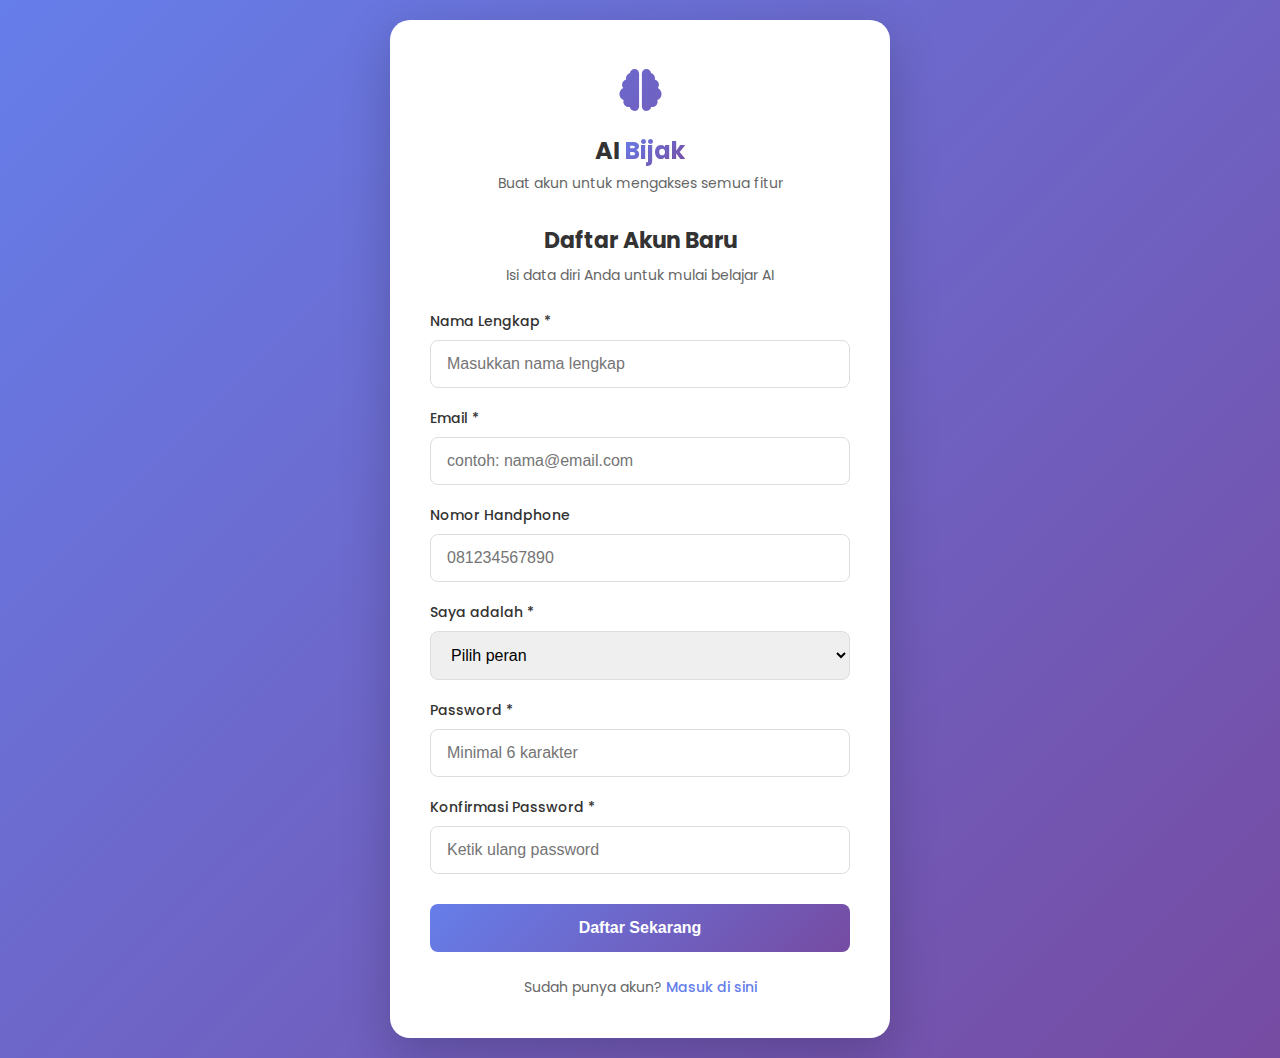
<file: register.html>
<!DOCTYPE html>
<html lang="id">
<head>
    <meta charset="UTF-8">
    <meta name="viewport" content="width=device-width, initial-scale=1.0">
    <title>AI Bijak - Daftar Akun</title>
    <link href="https://fonts.googleapis.com/css2?family=Poppins:wght@300;400;500;600;700&display=swap" rel="stylesheet">
    <link rel="stylesheet" href="https://cdnjs.cloudflare.com/ajax/libs/font-awesome/6.4.0/css/all.min.css">
    <style>
        * {
            margin: 0;
            padding: 0;
            box-sizing: border-box;
        }

        body {
            font-family: 'Poppins', sans-serif;
            background: linear-gradient(135deg, #667eea 0%, #764ba2 100%);
            min-height: 100vh;
            display: flex;
            justify-content: center;
            align-items: center;
            padding: 20px;
        }

        .register-container {
            max-width: 500px;
            width: 100%;
            background: white;
            border-radius: 20px;
            padding: 40px;
            box-shadow: 0 15px 50px rgba(0, 0, 0, 0.2);
        }

        .logo-area {
            text-align: center;
            margin-bottom: 30px;
        }

        .logo-icon {
            font-size: 42px;
            background: linear-gradient(135deg, #667eea 0%, #764ba2 100%);
            -webkit-background-clip: text;
            background-clip: text;
            color: transparent;
            margin-bottom: 10px;
        }

        .logo-area h1 {
            font-size: 24px;
            color: #333;
            margin-bottom: 5px;
        }

        .logo-area h1 span {
            background: linear-gradient(135deg, #667eea 0%, #764ba2 100%);
            -webkit-background-clip: text;
            background-clip: text;
            color: transparent;
        }

        .tagline {
            color: #666;
            font-size: 14px;
        }

        .form-title {
            font-size: 22px;
            color: #333;
            margin-bottom: 8px;
            text-align: center;
        }

        .form-subtitle {
            color: #666;
            text-align: center;
            margin-bottom: 25px;
            font-size: 14px;
        }

        .input-group {
            margin-bottom: 20px;
        }

        .input-group label {
            display: block;
            color: #333;
            margin-bottom: 8px;
            font-weight: 500;
            font-size: 14px;
        }

        .input-group input,
        .input-group select {
            width: 100%;
            padding: 14px 16px;
            border: 1px solid #ddd;
            border-radius: 8px;
            font-size: 16px;
            transition: all 0.3s;
        }

        .input-group input:focus,
        .input-group select:focus {
            outline: none;
            border-color: #667eea;
            box-shadow: 0 0 0 3px rgba(102, 126, 234, 0.1);
        }

        .btn-primary {
            width: 100%;
            padding: 15px;
            background: linear-gradient(135deg, #667eea 0%, #764ba2 100%);
            color: white;
            border: none;
            border-radius: 8px;
            font-size: 16px;
            font-weight: 600;
            cursor: pointer;
            transition: transform 0.3s, box-shadow 0.3s;
            margin-top: 10px;
        }

        .btn-primary:hover {
            transform: translateY(-2px);
            box-shadow: 0 5px 15px rgba(102, 126, 234, 0.3);
        }

        .login-link {
            text-align: center;
            margin-top: 25px;
            color: #666;
            font-size: 14px;
        }

        .login-link a {
            color: #667eea;
            text-decoration: none;
            font-weight: 500;
        }

        .login-link a:hover {
            text-decoration: underline;
        }

        .alert {
            padding: 12px;
            border-radius: 8px;
            margin-bottom: 20px;
            font-size: 14px;
            display: none;
        }

        .alert-success {
            background-color: #d4edda;
            color: #155724;
            border: 1px solid #c3e6cb;
        }

        .alert-error {
            background-color: #f8d7da;
            color: #721c24;
            border: 1px solid #f5c6cb;
        }

        .password-strength {
            font-size: 12px;
            margin-top: 5px;
            display: none;
        }

        .strength-weak {
            color: #dc3545;
        }

        .strength-medium {
            color: #ffc107;
        }

        .strength-strong {
            color: #28a745;
        }
    </style>
</head>
<body>
    <div class="register-container">
        <div class="logo-area">
            <div class="logo-icon">
                <i class="fas fa-brain"></i>
            </div>
            <h1>AI <span>Bijak</span></h1>
            <p class="tagline">Buat akun untuk mengakses semua fitur</p>
        </div>

        <h2 class="form-title">Daftar Akun Baru</h2>
        <p class="form-subtitle">Isi data diri Anda untuk mulai belajar AI</p>
        
        <div id="message" class="alert"></div>
        
        <form id="registerForm" action="proses_register.php" method="POST">
            <div class="input-group">
                <label for="nama">Nama Lengkap *</label>
                <input type="text" id="nama" name="nama" placeholder="Masukkan nama lengkap" required>
            </div>
            
            <div class="input-group">
                <label for="email">Email *</label>
                <input type="email" id="email" name="email" placeholder="contoh: nama@email.com" required>
            </div>
            
            <div class="input-group">
                <label for="no_hp">Nomor Handphone</label>
                <input type="tel" id="no_hp" name="no_hp" placeholder="081234567890">
            </div>
            
            <div class="input-group">
                <label for="role">Saya adalah *</label>
                <select id="role" name="role" required>
                    <option value="">Pilih peran</option>
                    <option value="siswa">Siswa SMP/SMA/SMK</option>
                    <option value="guru">Guru/Dosen</option>
                    <option value="umum">Umum/Mahasiswa</option>
                </select>
            </div>
            
            <div class="input-group">
                <label for="password">Password *</label>
                <input type="password" id="password" name="password" placeholder="Minimal 6 karakter" required>
                <div id="password-strength" class="password-strength"></div>
            </div>
            
            <div class="input-group">
                <label for="confirm_password">Konfirmasi Password *</label>
                <input type="password" id="confirm_password" name="confirm_password" placeholder="Ketik ulang password" required>
            </div>
            
            <button type="submit" class="btn-primary">Daftar Sekarang</button>
        </form>
        
        <div class="login-link">
            Sudah punya akun? <a href="login.html">Masuk di sini</a>
        </div>
    </div>

    <script>
        // Password strength checker
        document.getElementById('password').addEventListener('input', function(e) {
            const password = e.target.value;
            const strengthDiv = document.getElementById('password-strength');
            
            if (password.length === 0) {
                strengthDiv.style.display = 'none';
                return;
            }
            
            let strength = 'Lemah';
            let strengthClass = 'strength-weak';
            
            if (password.length >= 8) {
                if (/[A-Z]/.test(password) && /[0-9]/.test(password) && /[^A-Za-z0-9]/.test(password)) {
                    strength = 'Kuat';
                    strengthClass = 'strength-strong';
                } else if (password.length >= 8 && /[A-Z]/.test(password)) {
                    strength = 'Sedang';
                    strengthClass = 'strength-medium';
                }
            } else if (password.length >= 6) {
                strength = 'Lemah';
                strengthClass = 'strength-weak';
            }
            
            strengthDiv.textContent = `Kekuatan password: ${strength}`;
            strengthDiv.className = `password-strength ${strengthClass}`;
            strengthDiv.style.display = 'block';
        });

        // Form validation
        document.getElementById('registerForm').addEventListener('submit', function(e) {
            const password = document.getElementById('password').value;
            const confirmPassword = document.getElementById('confirm_password').value;
            const nama = document.getElementById('nama').value;
            const email = document.getElementById('email').value;
            
            // Validasi nama
            if (nama.length < 3) {
                e.preventDefault();
                showMessage('error', 'Nama minimal 3 karakter!');
                return false;
            }
            
            // Validasi email
            const emailRegex = /^[^\s@]+@[^\s@]+\.[^\s@]+$/;
            if (!emailRegex.test(email)) {
                e.preventDefault();
                showMessage('error', 'Format email tidak valid!');
                return false;
            }
            
            // Validasi password
            if (password.length < 6) {
                e.preventDefault();
                showMessage('error', 'Password minimal 6 karakter!');
                return false;
            }
            
            // Validasi konfirmasi password
            if (password !== confirmPassword) {
                e.preventDefault();
                showMessage('error', 'Password dan konfirmasi password tidak cocok!');
                return false;
            }
            
            return true;
        });

        function showMessage(type, text) {
            const messageDiv = document.getElementById('message');
            messageDiv.textContent = text;
            messageDiv.className = `alert alert-${type}`;
            messageDiv.style.display = 'block';
            
            setTimeout(() => {
                messageDiv.style.display = 'none';
            }, 5000);
        }

        // Cek jika ada parameter di URL
        window.addEventListener('DOMContentLoaded', function() {
            const urlParams = new URLSearchParams(window.location.search);
            const error = urlParams.get('error');
            const success = urlParams.get('success');
            
            if (error) {
                showMessage('error', decodeURIComponent(error));
            }
            
            if (success) {
                showMessage('success', decodeURIComponent(success));
                setTimeout(() => {
                    window.location.href = 'login.html?success=' + encodeURIComponent('Pendaftaran berhasil! Silakan login.');
                }, 3000);
            }
        });
    </script>
</body>
</html>
</file>
